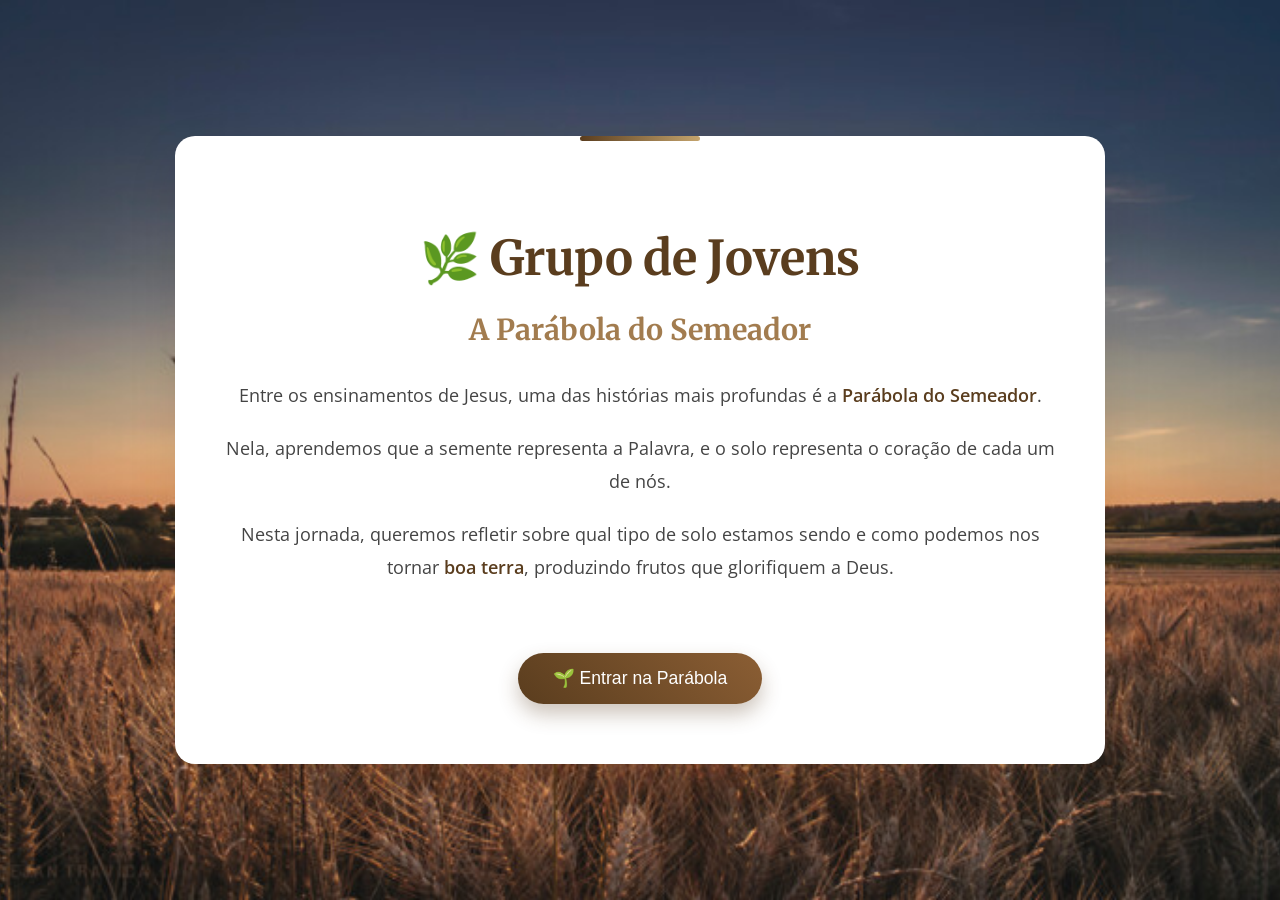
<file: index.html>
<!DOCTYPE html>
<html lang="pt-BR">
<head>
    <meta charset="UTF-8">
    <meta name="viewport" content="width=device-width, initial-scale=1.0">
    <title>Grupo de Jovens - Parábola do Semeador</title>

    <link href="https://fonts.googleapis.com/css2?family=Merriweather:wght@400;700&family=Open+Sans:wght@400;600&display=swap" rel="stylesheet">

    <style>
        body {
            margin: 0;
            font-family: 'Open Sans', sans-serif;
            display: flex;
            justify-content: center;
            align-items: center;
            min-height: 100vh;
            justify-content: center;
            align-items: center;
            min-height: 100vh;
            background-image: url(./imagem/foto1.jpg);
            background-size: cover;
            background-position: center;

        }

        .container {
            background: white;
            max-width: 850px;
            padding: 60px 40px;
            border-radius: 20px;
            box-shadow: 0 20px 50px rgba(0,0,0,0.1);
            text-align: center;
            animation: fadeIn 1.2s ease;
            position: relative;
        }

        .container::before {
            content: "";
            position: absolute;
            top: 0;
            left: 50%;
            transform: translateX(-50%);
            width: 120px;
            height: 5px;
            background: linear-gradient(to right, #5a3d1e, #c5a46d);
            border-radius: 10px;
        }

        h1 {
            font-family: 'Merriweather', serif;
            font-size: 3em;
            color: #5a3d1e;
            margin-bottom: 10px;
        }

        h2 {
            font-family: 'Merriweather', serif;
            font-size: 1.8em;
            color: #a27c4f;
            margin-bottom: 30px;
        }

        p {
            font-size: 1.15em;
            line-height: 1.8;
            color: #444;
            margin-bottom: 20px;
        }

        .highlight {
            font-weight: 600;
            color: #5a3d1e;
        }

        button {
            background: linear-gradient(45deg, #5a3d1e, #8b5e34);
            color: rgb(255, 255, 255);
            border: none;
            padding: 15px 35px;
            border-radius: 50px;
            cursor: pointer;
            font-size: 1.1em;
            transition: 0.3s ease;
            margin-top: 30px;
            box-shadow: 0 10px 20px rgba(90,61,30,0.3);
        }

        button:hover {
            transform: translateY(-3px);
            box-shadow: 0 15px 30px rgba(90,61,30,0.4);
        }

        footer {
            margin-top: 40px;
        }

        @keyframes fadeIn {
            from {
                opacity: 0;
                transform: translateY(20px);
            }
            to {
                opacity: 1;
                transform: translateY(0);
            }
        }

        @media (max-width: 600px) {
            .container {
                padding: 40px 20px;
            }

            h1 {
                font-size: 2em;
            }

            h2 {
                font-size: 1.4em;
            }

            p {
                font-size: 1em;
            }
        }
        /* RESPONSIVO */
    @media (max-width: 600px) {

      .container {
        padding: 30px 20px;
      }

      h1 {
        font-size: 1.8em;
      }

      h2 {
        font-size: 1.3em;
      }

      p {
        font-size: 1em;
      }

      button {
        width: 100%;
      }
    }
    </style>
</head>

<body>

    <div class="container">
        <h1>🌿 Grupo de Jovens</h1>
        <h2>A Parábola do Semeador</h2>

        <p>
            Entre os ensinamentos de Jesus, uma das histórias mais profundas é a
            <span class="highlight">Parábola do Semeador</span>.
        </p>

        <p>
            Nela, aprendemos que a semente representa a Palavra,
            e o solo representa o coração de cada um de nós.
        </p>

        <p>
            Nesta jornada, queremos refletir sobre qual tipo de solo estamos sendo
            e como podemos nos tornar <span class="highlight">boa terra</span>,
            produzindo frutos que glorifiquem a Deus.
        </p>

        <footer>
            <button onclick="window.location.href='parabola.html'">
                🌱 Entrar na Parábola
            </button>
        </footer>
    </div>

</body>
</html>
</file>
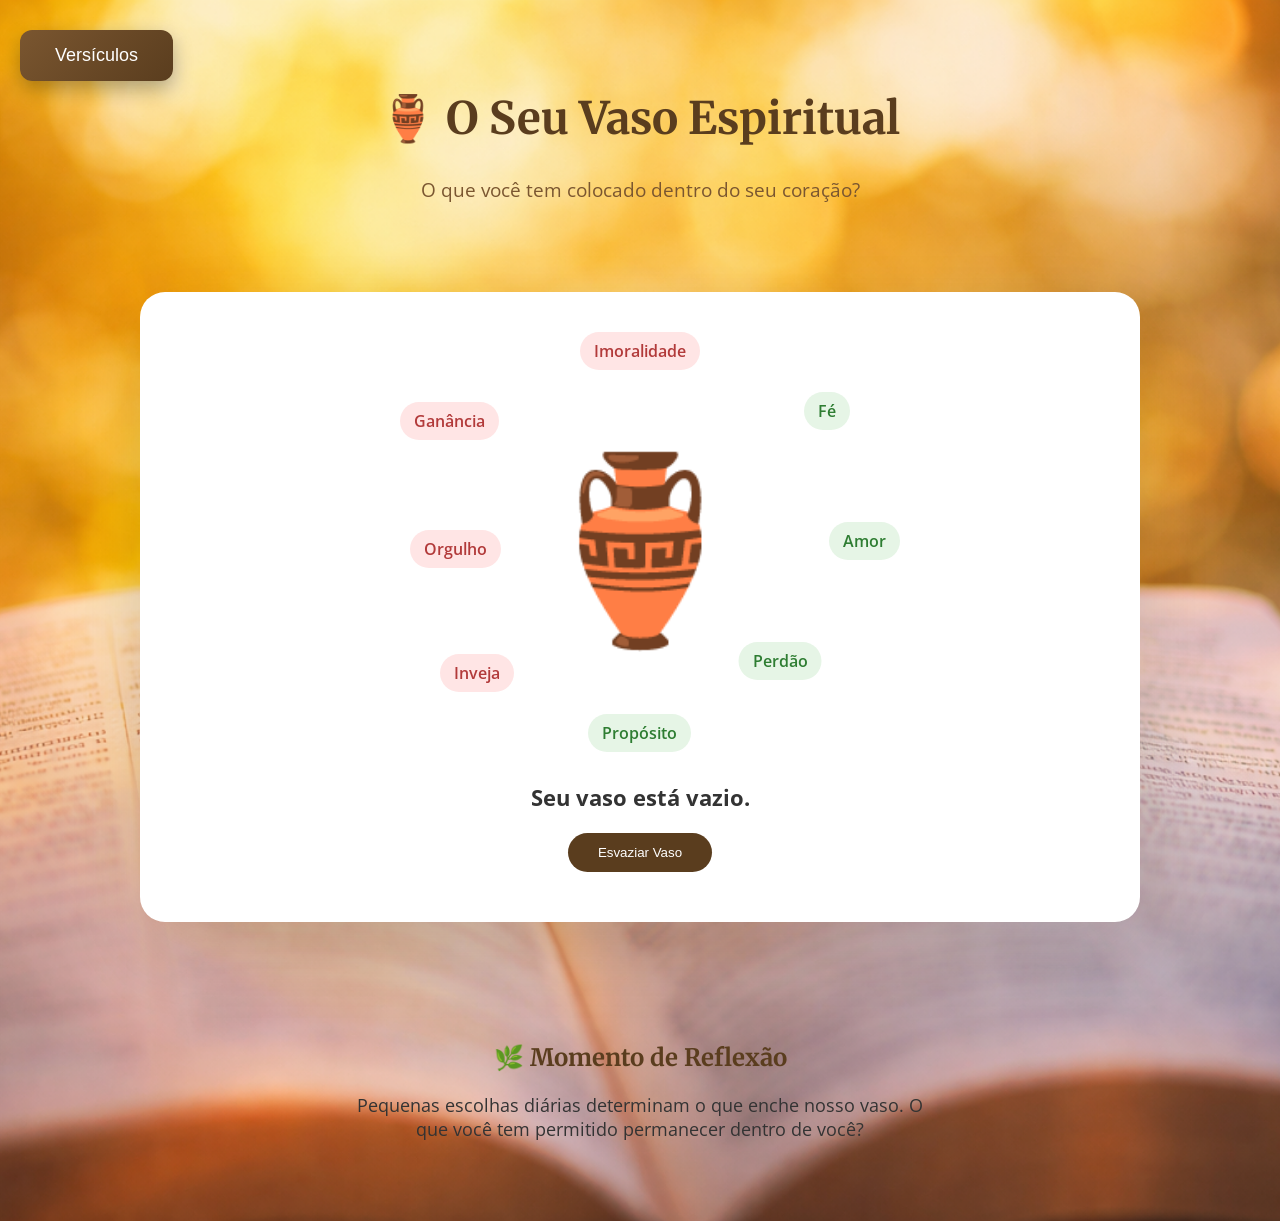
<file: parabola.html>
<!DOCTYPE html>
<html lang="pt-BR">
<head>
<meta charset="UTF-8">
<meta name="viewport" content="width=device-width, initial-scale=1.0">

<link href="https://fonts.googleapis.com/css2?family=Merriweather:wght@400;700&family=Open+Sans:wght@400;600&display=swap" rel="stylesheet">
<link rel="stylesheet" href="parabola.css">

<title>O Seu Vaso</title>
</head>
<body>

<header class="hero">
    <button class="botao" onclick="window.location.href='versiculo.html'">Versículos</button>
    <h1>🏺 O Seu Vaso Espiritual</h1>
    <p>O que você tem colocado dentro do seu coração?</p>
</header>

<section class="vaso-section">

    <div class="vaso-container">

        <div class="palavra negativa p1">Imoralidade</div>
        <div class="palavra negativa p2">Ganância</div>
        <div class="palavra negativa p31">Inveja</div>
        <div class="palavra negativa p3">Orgulho</div>

        <div class="vaso" id="vaso">
            🏺
            <div class="interior" id="interior"></div>
        </div>

        <div class="palavra positiva p4">Fé</div>
        <div class="palavra positiva p5">Amor</div>
        <div class="palavra positiva p52">Perdão</div>
        <div class="palavra positiva p6">Propósito</div>

    </div>

    <div class="status" id="status">
        Seu vaso está vazio.
    </div>

    <button onclick="resetar()">Esvaziar Vaso</button>

</section>

<section class="reflexao">
    <h2>🌿 Momento de Reflexão</h2>
    <p>
        Pequenas escolhas diárias determinam o que enche nosso vaso.
        O que você tem permitido permanecer dentro de você?
    </p>
</section>

<script src="script.js"></script>
</body>
</html>
</file>
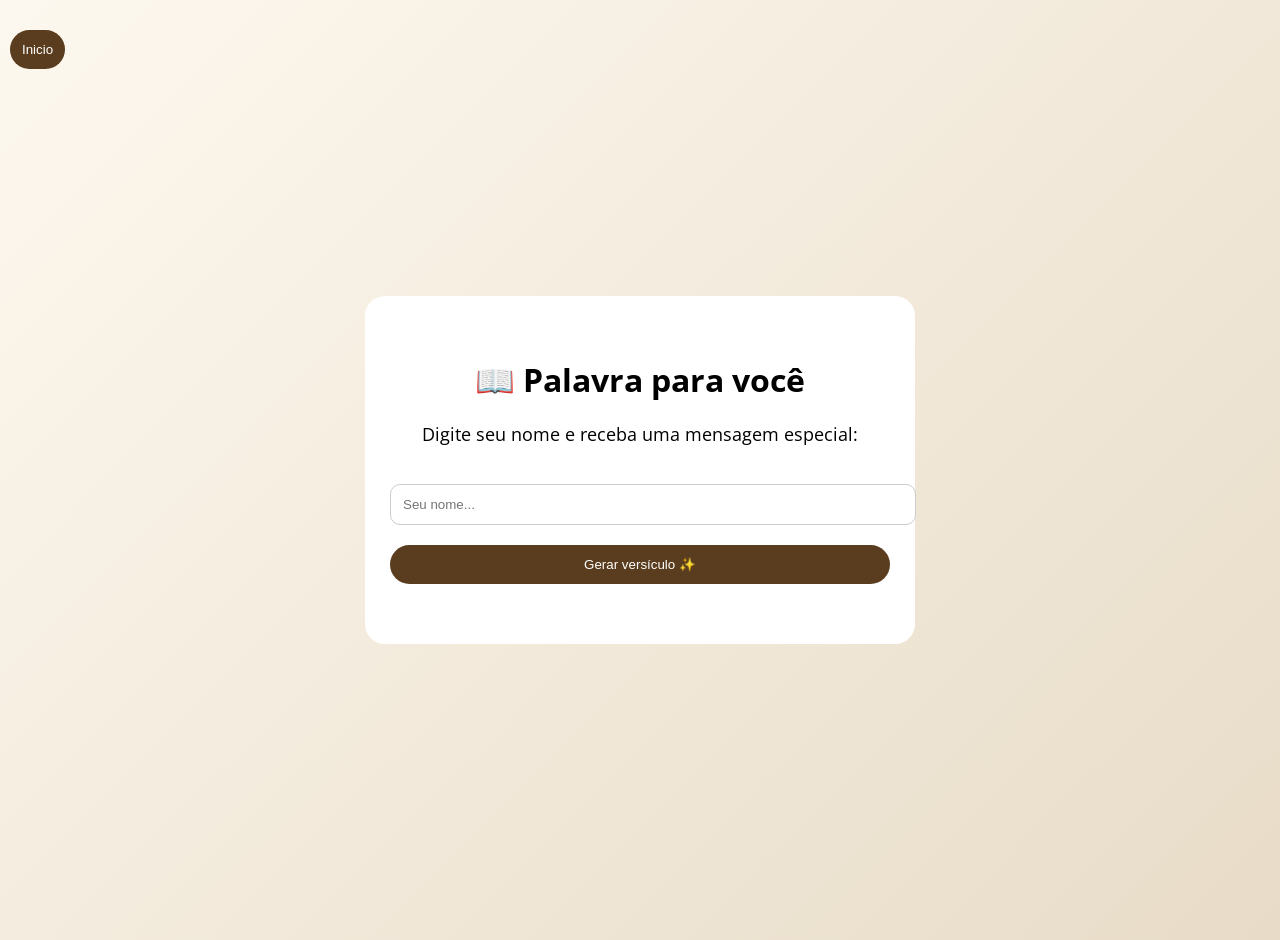
<file: versiculo.html>
<!DOCTYPE html>
<html lang="pt-BR">
<head>
<meta charset="UTF-8">
<meta name="viewport" content="width=device-width, initial-scale=1.0">

<link href="https://fonts.googleapis.com/css2?family=Merriweather:wght@400;700&family=Open+Sans:wght@400;600&display=swap" rel="stylesheet">

<title>Versículo para Você</title>

<style>
body {
    margin: 0;
    font-family: 'Open Sans', sans-serif;
    background: linear-gradient(135deg, #fdf8ef, #e8dcc8);
    display: flex;
    justify-content: center;
    align-items: center;
    min-height: 100vh;
    padding: 20px;
}

.container {
    background: white;
    padding: 40px 25px;
    border-radius: 20px;
    text-align: center;
    max-width: 500px;
    width: 100%;
}

.container p{
    font-size: 18px;
}

h1 {
    font-size: 2em;
}

input {
    padding: 12px;
    width: 100%;
    border-radius: 10px;
    border: 1px solid #ccc;
    margin-top: 20px;
}

button {
    margin-top: 20px;
    padding: 12px;
    border: none;
    border-radius: 25px;
    background: #5a3d1e;
    color: white;
    cursor: pointer;
    width: 100%;
}

.resultado {
    margin-top: 20px;
}

.nome {
    font-weight: bold;
}

.botao2{
    position: absolute;
    top: 10px;
    left: 10px;
}

/* RESPONSIVO */
@media (max-width: 600px) {
    h1 { font-size: 1.5em; }
}
</style>
</head>

<body>
    <a href="index.html" class="botao2"><button>Inicio</button></a>
    <div class="container">
        <h1>📖 Palavra para você</h1>
        <p>Digite seu nome e receba uma mensagem especial:</p>

        <input type="text" id="nome" placeholder="Seu nome...">

        <br>
        <button onclick="gerarVersiculo()">Gerar versículo ✨</button>

        <div class="resultado" id="resultado"></div>
    </div>

<script>
const versiculos = [
    "Porque sou eu que conheço os planos que tenho para você, diz o Senhor. Jeremias 29:11",
    "O Senhor é o meu pastor, nada me faltará. Salmos 23:1",
    "Tudo posso naquele que me fortalece. Filipenses 4:13",
    "Entrega o teu caminho ao Senhor; confia nele, e ele tudo fará. Salmos 37:5",
    "Deus é o nosso refúgio e fortaleza. Salmos 46:1",
    "Se Deus é por nós, quem será contra nós? Romanos 8:31",
    "O choro pode durar uma noite, mas a alegria vem pela manhã. Salmos 30:5",
    "O Senhor lutará por vocês; tão somente acalmem-se. Êxodo 14:14",
    "Clame a mim e eu responderei e direi a você coisas grandiosas e insondáveis que você não conhece. Jeremias 33:3",
    "Bem-aventurados os que confiam no Senhor. Jeremias 17:7",
    "O Senhor é bom, um refúgio em tempos de angústia. Naum 1:7",
    "Buscai primeiro o Reino de Deus e a sua justiça, e todas essas coisas vos serão acrescentadas. Mateus 6:33",
    "Venham a mim, todos os que estão cansados e sobrecarregados, e eu lhes darei descanso. Mateus 11:28",
    "A minha graça te basta, pois o meu poder se aperfeiçoa na fraqueza. 2 Coríntios 12:9",
    "Se pedirmos alguma coisa segundo a vontade de Deus, ele nos ouve. 1 João 5:14",
    "Guardei no coração a tua palavra para não pecar contra ti. Salmos 119:11",
    "O Senhor firma os passos de um homem quando a sua conduta o agrada. Salmos 37:23",
    "Aqueles que esperam no Senhor renovam as suas forças. Isaías 40:31",
    "Não fui eu que lhe ordenei? Seja forte e corajoso! Josué 1:9",
    "O Senhor te abençoe e te guarde. Números 6:24",
    "Em paz me deito e logo adormeço, pois só tu, Senhor, me fazes viver em segurança. Salmos 4:8",
    "Deem graças ao Senhor, porque ele é bom. O seu amor dura para sempre. Salmos 136:1",
    "O Senhor está perto dos que têm o coração quebrantado. Salmos 34:18",
    "Bem-aventurados os puros de coração, pois verão a Deus. Mateus 5:8",
    "Deus é fiel e não permitirá que vocês sejam tentados além do que podem suportar. 1 Coríntios 10:13"
]

function gerarVersiculo() {
    let nome = document.getElementById("nome").value;
    let resultado = document.getElementById("resultado");

    if (nome === "") {
        resultado.innerHTML = "Digite seu nome primeiro 🙏";
        return;
    }

    let sorteio = Math.floor(Math.random() * versiculos.length);

    resultado.innerHTML = `
        <p class="nome">${nome},</p>
        <p>${versiculos[sorteio]}</p>
    `;
}
</script>

</body>
</html>
</file>
<file: parabola.css>
body {
    background-image: url(imagem/037dfec7-2321-4c31-abd6-a87668ca8a11.png);
    background-repeat: no-repeat;
    background-position: center;
    background-size: cover;
    margin: 0;
    font-family: 'Open Sans', sans-serif;
    color: #333;
}

/* HERO */
.hero {
    text-align: center;
    padding: 60px 20px 30px;
}

.hero h1 {
    font-family: 'Merriweather', serif;
    font-size: 2.8em;
    color: #5a3d1e;
}

.hero p {
    font-size: 1.2em;
    color: #7a5630;
}

/* CARD PRINCIPAL */
.vaso-section {
    max-width: 900px;
    margin: 40px auto;
    padding: 50px;
    background: white;
    border-radius: 25px;
    box-shadow: 0 30px 70px rgba(0,0,0,0.15);
    text-align: center;
}

/* Container */
.vaso-container {
    position: relative;
    width: 400px;
    height: 400px;
    margin: 0 auto 40px auto;
}

/* Vaso */
.vaso {
    font-size: 180px;
    position: absolute;
    top: 50%;
    left: 50%;
    transform: translate(-50%, -50%);
}

/* Interior animado */
.interior {
    position: absolute;
    bottom: 90px;
    left: 50%;
    transform: translateX(-50%);
    width: 90px;
    height: 0;
    background: rgba(46,125,50,0.6);
    border-radius: 0 0 40px 40px;
    transition: height 0.5s ease;
}

/* Palavras */
.palavra {
    position: absolute;
    padding: 8px 14px;
    border-radius: 20px;
    font-weight: 600;
    cursor: pointer;
    transition: 0.3s;
}

.palavra:hover {
    transform: scale(1.15);
}

.negativa {
    background: #ffe5e5;
    color: #b23a3a;
}

.positiva {
    background: #e6f5e6;
    color: #2e7d32;
}

/* Distribuição Circular Organizada */

/* Parte de cima */
.p1 { 
    top: -10px; 
    left: 35%; 
    
}

/* Esquerda superior */
.p2 { 
    top: 60px; 
    left: -40px; 
}

/* Esquerda inferior */
.p3 { 
    
    bottom: 174px; 
    left: -30px; 
}

.p31 {
  bottom: 50px;  
}

/* Direita superior */
.p4 { 
    top: 50px; 
    right: -10px; 
}

/* Direita central */
.p5 { 
    top: 180px; 
    right: -60px; 
}

.p52 {
    top: 300px;
    left: 85%;
    transform: translate(-50%);
}

/* Parte de baixo */
.p6 { 
    bottom: -10px; 
    left: 37%;
    
}
/* Status */
.status {
    font-size: 1.4em;
    margin-bottom: 20px;
    font-weight: bold;
}

/* Botão */
button {
    padding: 12px 30px;
    border-radius: 25px;
    border: none;
    background: #5a3d1e;
    color: white;
    cursor: pointer;
}

button:hover {
    background: #7a5630;
}

/* Reflexão */
.reflexao {
    text-align: center;
    padding: 60px 20px;
}

.reflexao h2 {
    font-family: 'Merriweather', serif;
    color: #5a3d1e;
}

.reflexao p {
    max-width: 600px;
    margin: 20px auto;
    font-size: 1.1em;
}

/* ========================= */
/* SISTEMA DE DANO DO VASO  */
/* ========================= */

.vaso {
    transition: transform 0.4s ease, filter 0.4s ease, opacity 0.4s ease;
}

/* Pequena rachadura */
.vaso.dano1 {
    filter: drop-shadow(0 0 5px #b23a3a);
    transform: translate(-50%, -50%) rotate(-3deg);
}

/* Rachaduras médias */
.vaso.dano2 {
    filter: drop-shadow(0 0 8px #8b0000);
    transform: translate(-50%, -50%) rotate(3deg) scale(0.98);
}

/* Quase quebrando */
.vaso.dano3 {
    filter: drop-shadow(0 0 12px red);
    transform: translate(-50%, -50%) rotate(-6deg) scale(0.95);
}

/* Quebrado */
.vaso.quebrado {
    filter: grayscale(100%) brightness(0.8);
    transform: translate(-50%, -50%) rotate(8deg) scale(0.9);
    opacity: 0.6;
}

.botao {
      position: absolute;
      top: 30px;
      left: 20px;
      padding: 15px 35px;
      font-size: 18px;
      color: #fff;
      background: linear-gradient(135deg, #7a5630, #5a3d1e);
      border: none;
      border-radius: 12px;
      cursor: pointer;
      box-shadow: 0 8px 20px rgba(0, 0, 0, 0.3);
      transition: all 0.3s ease;
    }

    .botao:hover {
      transform: translateY(-3px) scale(1.05);
      box-shadow: 0 12px 25px rgba(0, 0, 0, 0.4);
      background: linear-gradient(135deg, #5a3d1e, #8b0000);
    }

    .botao:active {
      transform: scale(0.98);
    }

    /* ================= RESPONSIVO ================= */

@media (max-width: 768px) {

    .hero {
        padding: 20px;
        text-align: center;
    }

    .hero h1 {
        font-size: 1.6em;
    }

    .hero p {
        font-size: 0.9em;
    }

    .vaso-container {
        width: 280px;
        height: 280px;
        margin: auto;
    }

    .vaso {
        font-size: 100px;
    }

    .interior {
        width: 50px;
        bottom: 50px;
    }

    .palavra {
        font-size: 0.7em;
        padding: 5px 8px;
    }

    /* POSIÇÕES AJUSTADAS */
    .p1 { top: -10px; left: 35%; }

    .p2 { top: 50px; left: -20px; }

    .p3 { bottom: 100px; left: -15px; }

    .p31 { bottom: 10px; left: 10px; }

    .p4 { top: 30px; right: -5px; }

    .p5 { top: 120px; right: -25px; }

    /* ✅ CORREÇÃO DO PERDÃO (AGORA FUNCIONA) */
   .p52 {
    top: 240px;
    left: 85%;
    transform: translate(-50%);
}

    .p6 { bottom: -10px; left: 35%; }

    .status {
        top: 100px;
        font-size: 1em;
        text-align: center;
    }

    button {
        width: 100%;
    }

    .botao {
        position: static;
        width: 100%;
        margin-bottom: 15px;
    }

    .reflexao {
        padding: 20px;
        text-align: center;
    }
}
</file>
